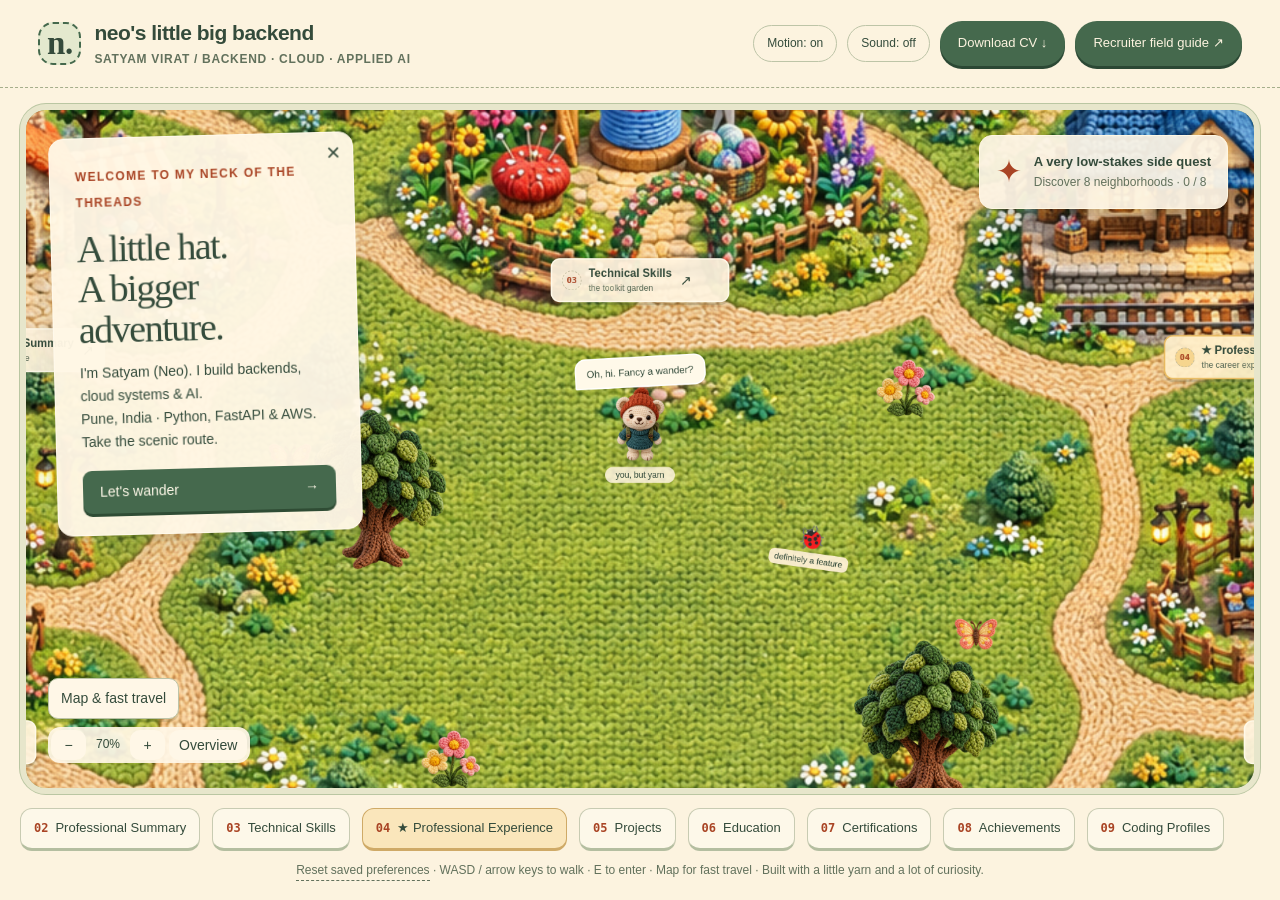
<file: index.html>
<!doctype html>
<html lang="en"><head><meta charset="utf-8"><meta name="viewport" content="width=device-width, initial-scale=1"><meta name="theme-color" content="#fcf3df"><meta name="description" content="Satyam Virat, Pune-based Software Engineer: Python, FastAPI, AWS, distributed systems and applied AI. Explore experience, CareerOS and a downloadable CV."><title>Satyam Virat | Backend & AI Engineer — Neo's Little Big Backend</title><link rel="icon" href="data:image/svg+xml,%3Csvg xmlns='http://www.w3.org/2000/svg' viewBox='0 0 32 32'%3E%3Crect width='32' height='32' rx='10' fill='%23f7ecd4'/%3E%3Cpath d='M9 23V9l14 14V9' stroke='%233b5940' stroke-width='4' fill='none'/%3E%3C/svg%3E"><link rel="stylesheet" href="style.css"><script src="content.js" defer></script><script src="world-config.js" defer></script><script src="lab.js" defer></script><script src="app.js" defer></script></head>
<body><header class="topbar"><a href="#" class="wordmark" aria-label="Neo's Little Big Backend home"><span class="monogram">n.</span><span>neo's little big backend<small>SATYAM VIRAT / BACKEND · CLOUD · APPLIED AI</small></span></a><div class="top-actions"><button id="motion" class="round-button" aria-pressed="false" title="Toggle gentle movement">Motion: on</button><button id="sound" class="round-button" aria-pressed="false">Sound: off</button><a class="recruiter" href="Satyam-Virat-CV.pdf" download>Download CV ↓</a><a class="recruiter" href="field-guide.html">Recruiter field guide ↗</a></div></header>
<main><div id="load-note" class="load-note" role="status">Opening the little storybook… <a href="field-guide.html">Read the field guide while it loads ↗</a></div><div class="game-frame"><div class="viewport" id="viewport" tabindex="0" role="region" aria-label="Explorable crochet village. Move with arrow keys or W A S D. Press E near a destination. Use the destination buttons below for direct access."><div class="scene" id="scene"><img class="world-art" src="world-expanded.png" alt="An expansive knitted countryside with eight separate neighborhoods, long meadow paths, a train station, library, workshop, pavilion, fairground and treehouse." draggable="false"><button class="place " data-travel="brief" style="left:600px;top:550px"><span class="place-icon">02</span><span>Professional Summary<small>the welcome cottage</small></span><b>↗</b></button><button class="place " data-travel="stack" style="left:1500px;top:450px"><span class="place-icon">03</span><span>Technical Skills<small>the toolkit garden</small></span><b>↗</b></button><button class="place featured" data-travel="experience" style="left:2400px;top:560px"><span class="place-icon">04</span><span>★ Professional Experience<small>the career express</small></span><b>↗</b></button><button class="place " data-travel="work" style="left:2490px;top:1110px"><span class="place-icon">05</span><span>Projects<small>the project workshop</small></span><b>↗</b></button><button class="place " data-travel="education" style="left:2400px;top:1640px"><span class="place-icon">06</span><span>Education<small>the learning library</small></span><b>↗</b></button><button class="place " data-travel="certifications" style="left:1500px;top:1730px"><span class="place-icon">07</span><span>Certifications<small>the badge pavilion</small></span><b>↗</b></button><button class="place " data-travel="achievements" style="left:600px;top:1630px"><span class="place-icon">08</span><span>Achievements<small>the small wins fair</small></span><b>↗</b></button><button class="place " data-travel="profiles" style="left:510px;top:1110px"><span class="place-icon">09</span><span>Coding Profiles<small>the coding clubhouse</small></span><b>↗</b></button><div class="scenery tree-sprite" style="left:1120px;top:870px" data-depth="870" aria-hidden="true"></div><div class="scenery tree-sprite" style="left:1910px;top:1200px" data-depth="1200" aria-hidden="true"></div><div class="scenery flower-sprite" style="left:1230px;top:1180px" aria-hidden="true"></div><div class="scenery flower-sprite" style="left:1880px;top:650px" aria-hidden="true"></div><div class="scenery butterfly-sprite" style="left:1000px;top:730px" aria-hidden="true"></div><div class="scenery butterfly-sprite second" style="left:1980px;top:980px" aria-hidden="true"></div><div class="scenery smoke-sprite" style="left:580px;top:190px" aria-hidden="true"></div><div class="scenery smoke-sprite second" style="left:2570px;top:720px" aria-hidden="true"></div><div id="player" class="player"><div class="speech" id="speech">Oh, hi. Fancy a wander?</div><img src="bear.png" alt="Your little knitted bear explorer" draggable="false"><span class="name-tag">you, but yarn</span></div><button class="bug" id="bug" aria-label="Talk to the resident bug"><span aria-hidden="true">🐞</span><small>definitely a feature</small></button><div id="destination" class="destination" aria-hidden="true"></div></div></div>
<div class="welcome" id="welcome"><span class="eyebrow">WELCOME TO MY NECK OF THE THREADS</span><h1>A little hat.<br>A bigger adventure.</h1><p>I'm Satyam (Neo). I build backends, cloud systems & AI.<br>Pune, India · Python, FastAPI & AWS. Take the scenic route.</p><p id="saved-sound" hidden>Music was on last time. Enable sound when you’re ready.</p><button id="wander">Let's wander <span>→</span></button><button class="welcome-close" id="welcome-close" aria-label="Dismiss welcome">×</button></div>
<div class="quest"><span class="quest-stamp">✦</span><div><strong>A very low-stakes side quest</strong><span id="quest-progress">Discover 8 neighborhoods · 0 / 8</span></div></div><div class="map-tools"><button id="toggle-map" aria-expanded="false" aria-controls="village-map">Map & fast travel</button><div class="zoom-controls" aria-label="World zoom"><button id="zoom-out" aria-label="Zoom out">−</button><span id="zoom-level">70%</span><button id="zoom-in" aria-label="Zoom in">+</button><button id="overview" aria-pressed="false">Overview</button></div></div><aside id="village-map" class="village-map" hidden aria-label="Village map"><div class="map-heading"><strong>Your pocket atlas</strong><button id="close-map" aria-label="Close map">×</button></div><p>Choose a stop to fast travel.</p><div class="map-picture"><img src="world-expanded.png" alt="Overview of the eight village neighborhoods"><button data-fast="brief" style="left:20.0%;top:28.75%" aria-label="Fast travel to Professional Summary">02</button><button data-fast="stack" style="left:50.0%;top:23.0%" aria-label="Fast travel to Technical Skills">03</button><button data-fast="experience" style="left:80.0%;top:29.25%" aria-label="Fast travel to Professional Experience">04</button><button data-fast="work" style="left:83.0%;top:56.25%" aria-label="Fast travel to Projects">05</button><button data-fast="education" style="left:80.0%;top:83.0%" aria-label="Fast travel to Education">06</button><button data-fast="certifications" style="left:50.0%;top:87.0%" aria-label="Fast travel to Certifications">07</button><button data-fast="achievements" style="left:20.0%;top:82.0%" aria-label="Fast travel to Achievements">08</button><button data-fast="profiles" style="left:17.0%;top:56.25%" aria-label="Fast travel to Coding Profiles">09</button><span id="map-player" aria-hidden="true"></span></div><div class="map-list"><button data-fast="brief"><span>02</span> Professional Summary</button><button data-fast="stack"><span>03</span> Technical Skills</button><button data-fast="experience"><span>04</span> Professional Experience</button><button data-fast="work"><span>05</span> Projects</button><button data-fast="education"><span>06</span> Education</button><button data-fast="certifications"><span>07</span> Certifications</button><button data-fast="achievements"><span>08</span> Achievements</button><button data-fast="profiles"><span>09</span> Coding Profiles</button></div></aside><div class="world-caption">HANDMADE WORLD / NO RUSH WHATSOEVER</div><button id="interact" class="interact" hidden>Explore this place <kbd>E</kbd></button><div class="dpad" aria-label="Movement controls"><button data-dir="up" aria-label="Walk up">↑</button><button data-dir="left" aria-label="Walk left">←</button><button data-dir="down" aria-label="Walk down">↓</button><button data-dir="right" aria-label="Walk right">→</button></div></div>
<nav class="dock" aria-label="Portfolio sections"><button data-open="brief" ><span>02</span>Professional Summary</button><button data-open="stack" ><span>03</span>Technical Skills</button><button data-open="experience" class=featured><span>04</span>★ Professional Experience</button><button data-open="work" ><span>05</span>Projects</button><button data-open="education" ><span>06</span>Education</button><button data-open="certifications" ><span>07</span>Certifications</button><button data-open="achievements" ><span>08</span>Achievements</button><button data-open="profiles" ><span>09</span>Coding Profiles</button></nav><p class="draft-note"><button id="reset-preferences">Reset saved preferences</button> · WASD / arrow keys to walk · E to enter · Map for fast travel · Built with a little yarn and a lot of curiosity.</p></main>
<dialog id="journal" aria-labelledby="journal-title"><div class="journal-head"><div><span class="eyebrow" id="journal-eyebrow">FIELD NOTES</span><h2 id="journal-title">The project workshop</h2></div><button id="close-journal" aria-label="Close and return to village">×</button></div><div class="journal-content" id="journal-content"></div><div class="journal-foot"><span id="journal-footer">A little less mystery. A little more engineering.</span><button id="back-to-world">Back to wandering ↗</button></div></dialog><span class="sr-only" id="found">0 / 8</span><div id="announcement" class="sr-only" aria-live="polite"></div><noscript><div class="no-js">Satyam Virat · Backend, cloud &amp; applied AI engineer in Pune. Experience: ORVERA AI, 1SILVERBULLET and Coding Ninjas. <a href="field-guide.html">Read the full portfolio</a> or <a href="Satyam-Virat-CV.pdf">download my CV</a>.</div></noscript></body></html>
</file>
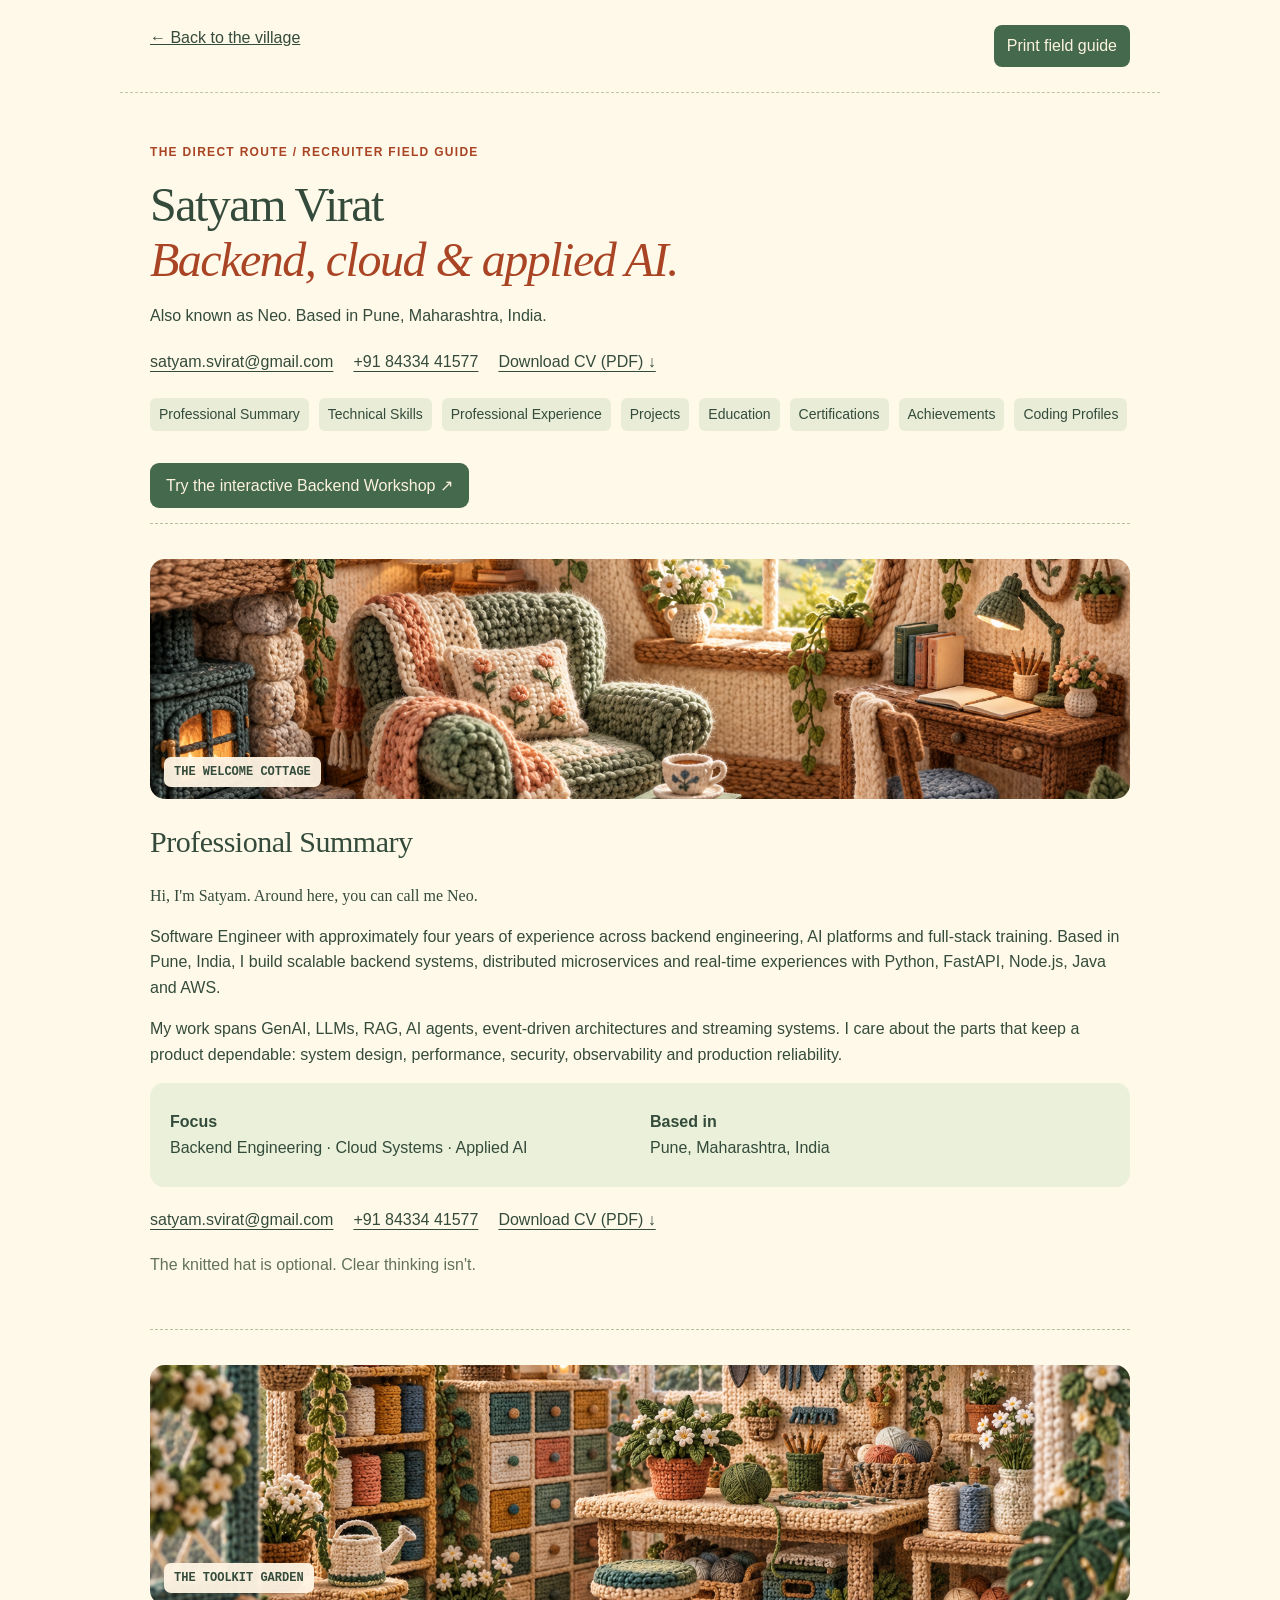
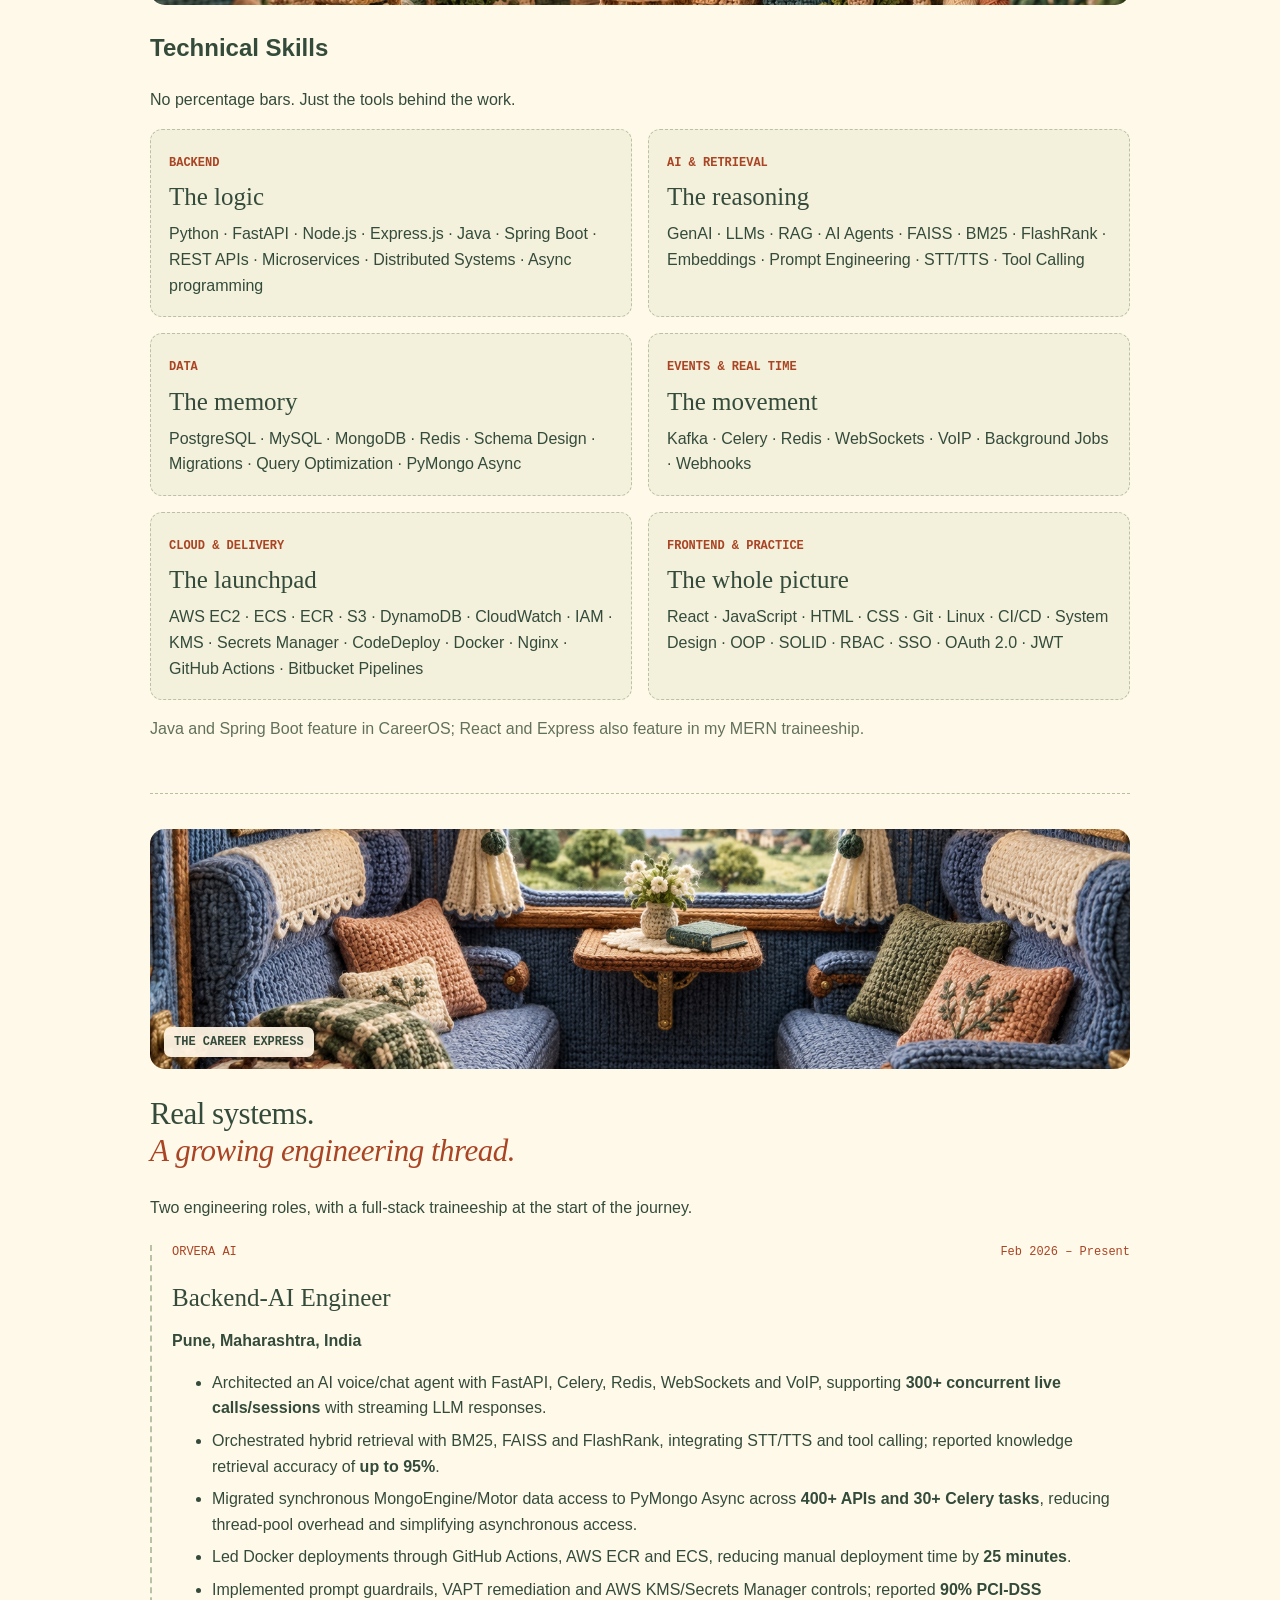
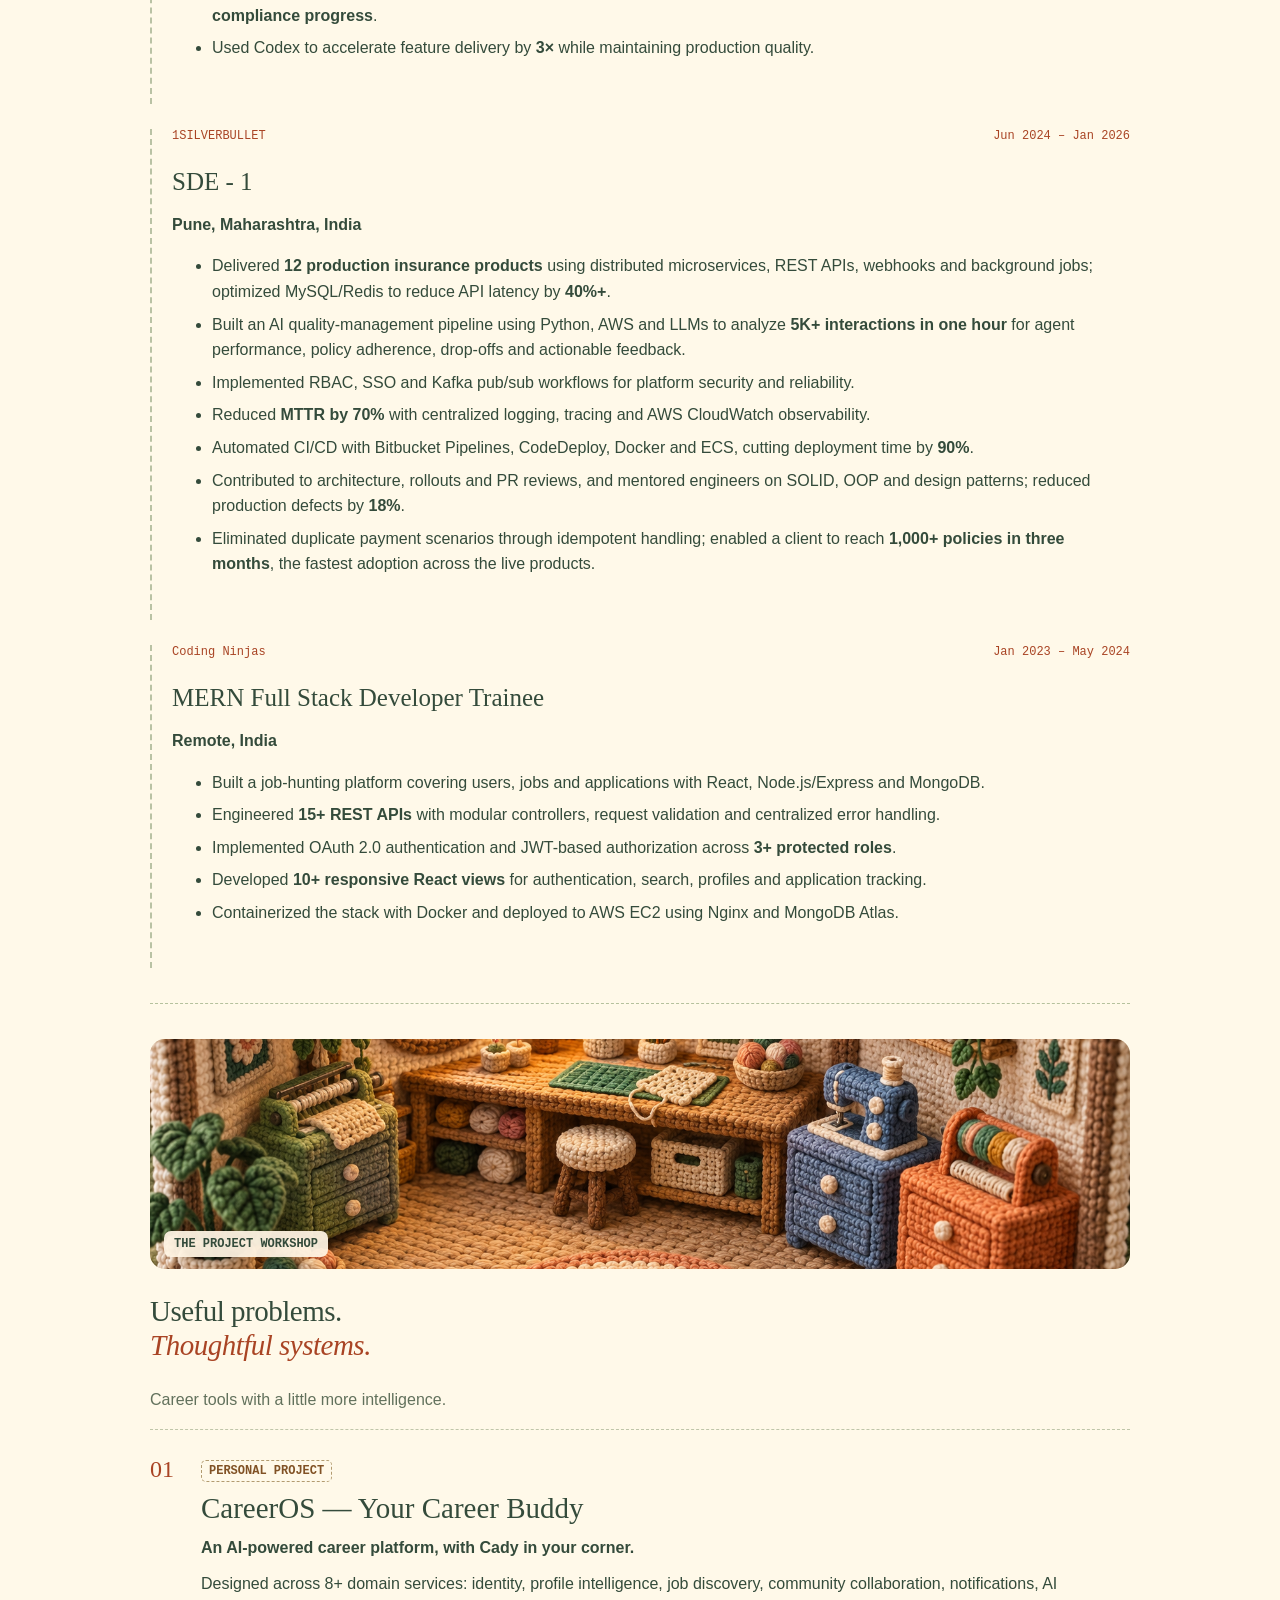
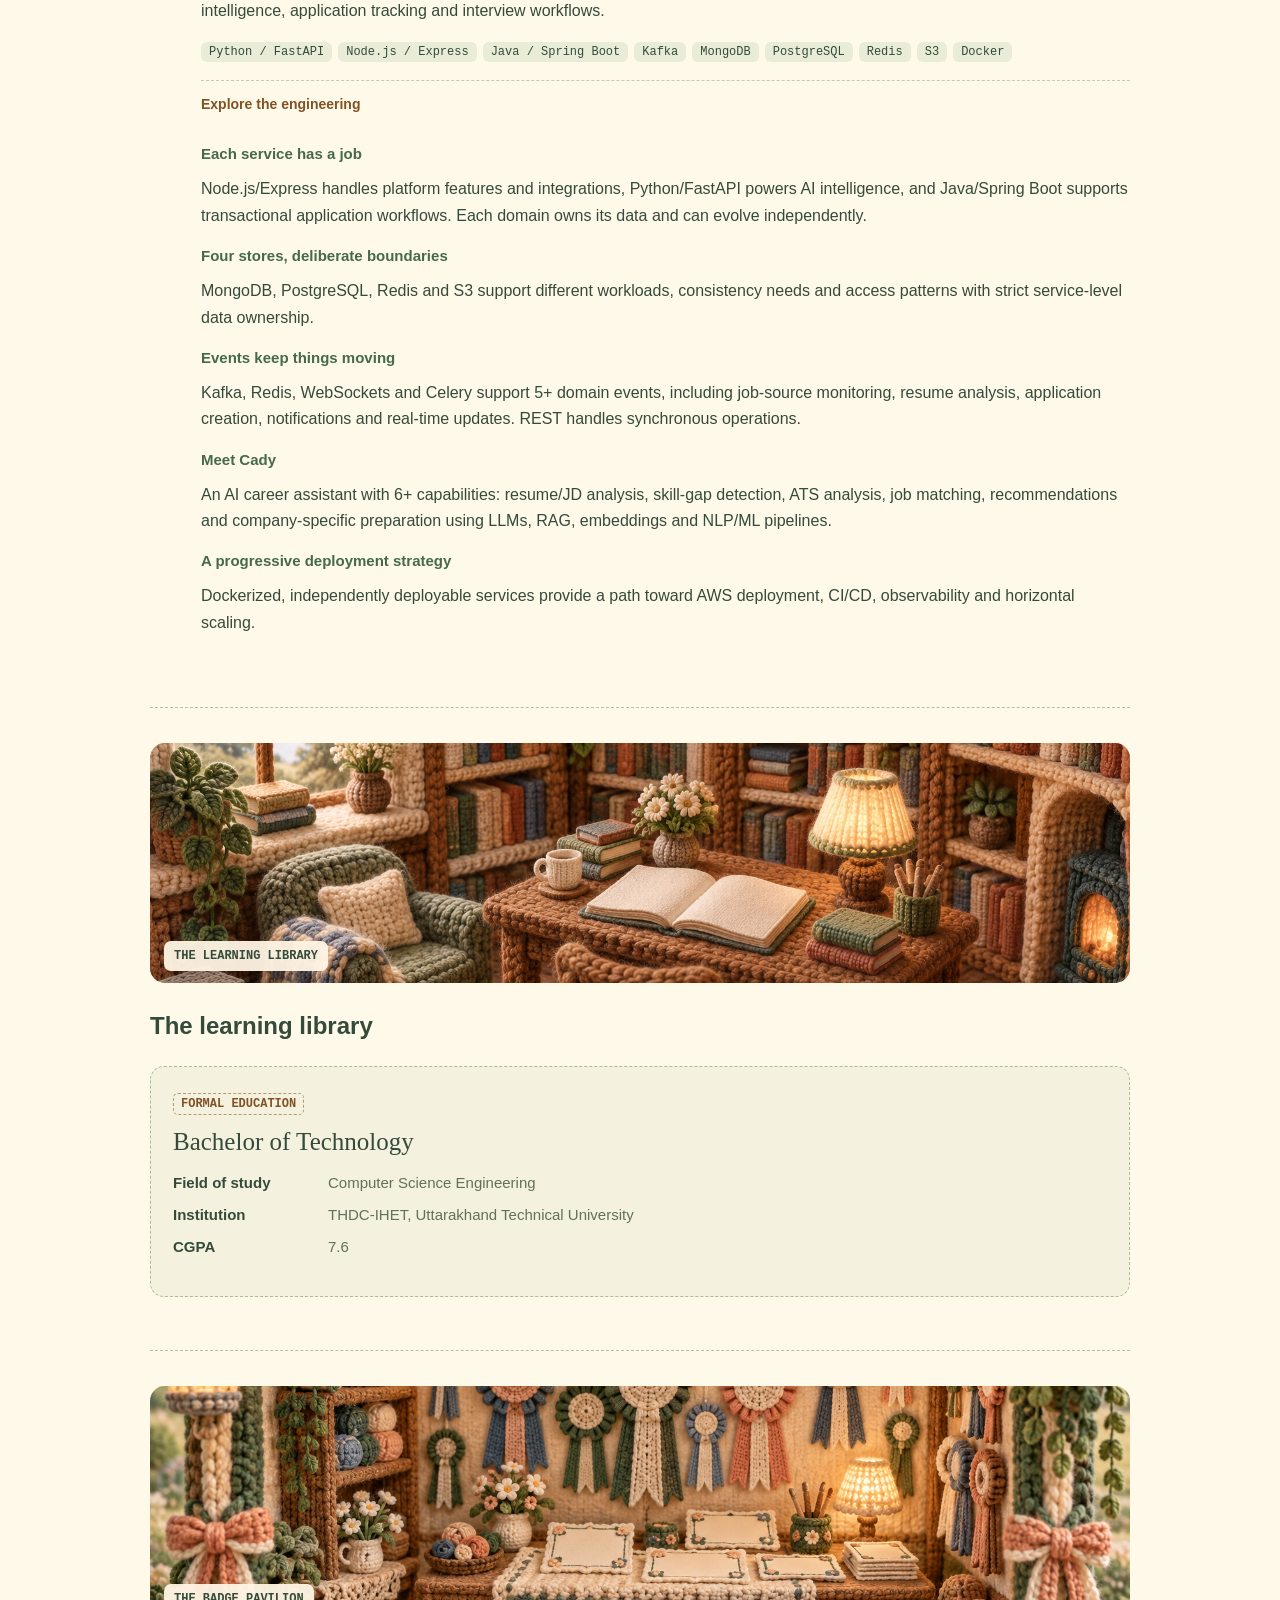
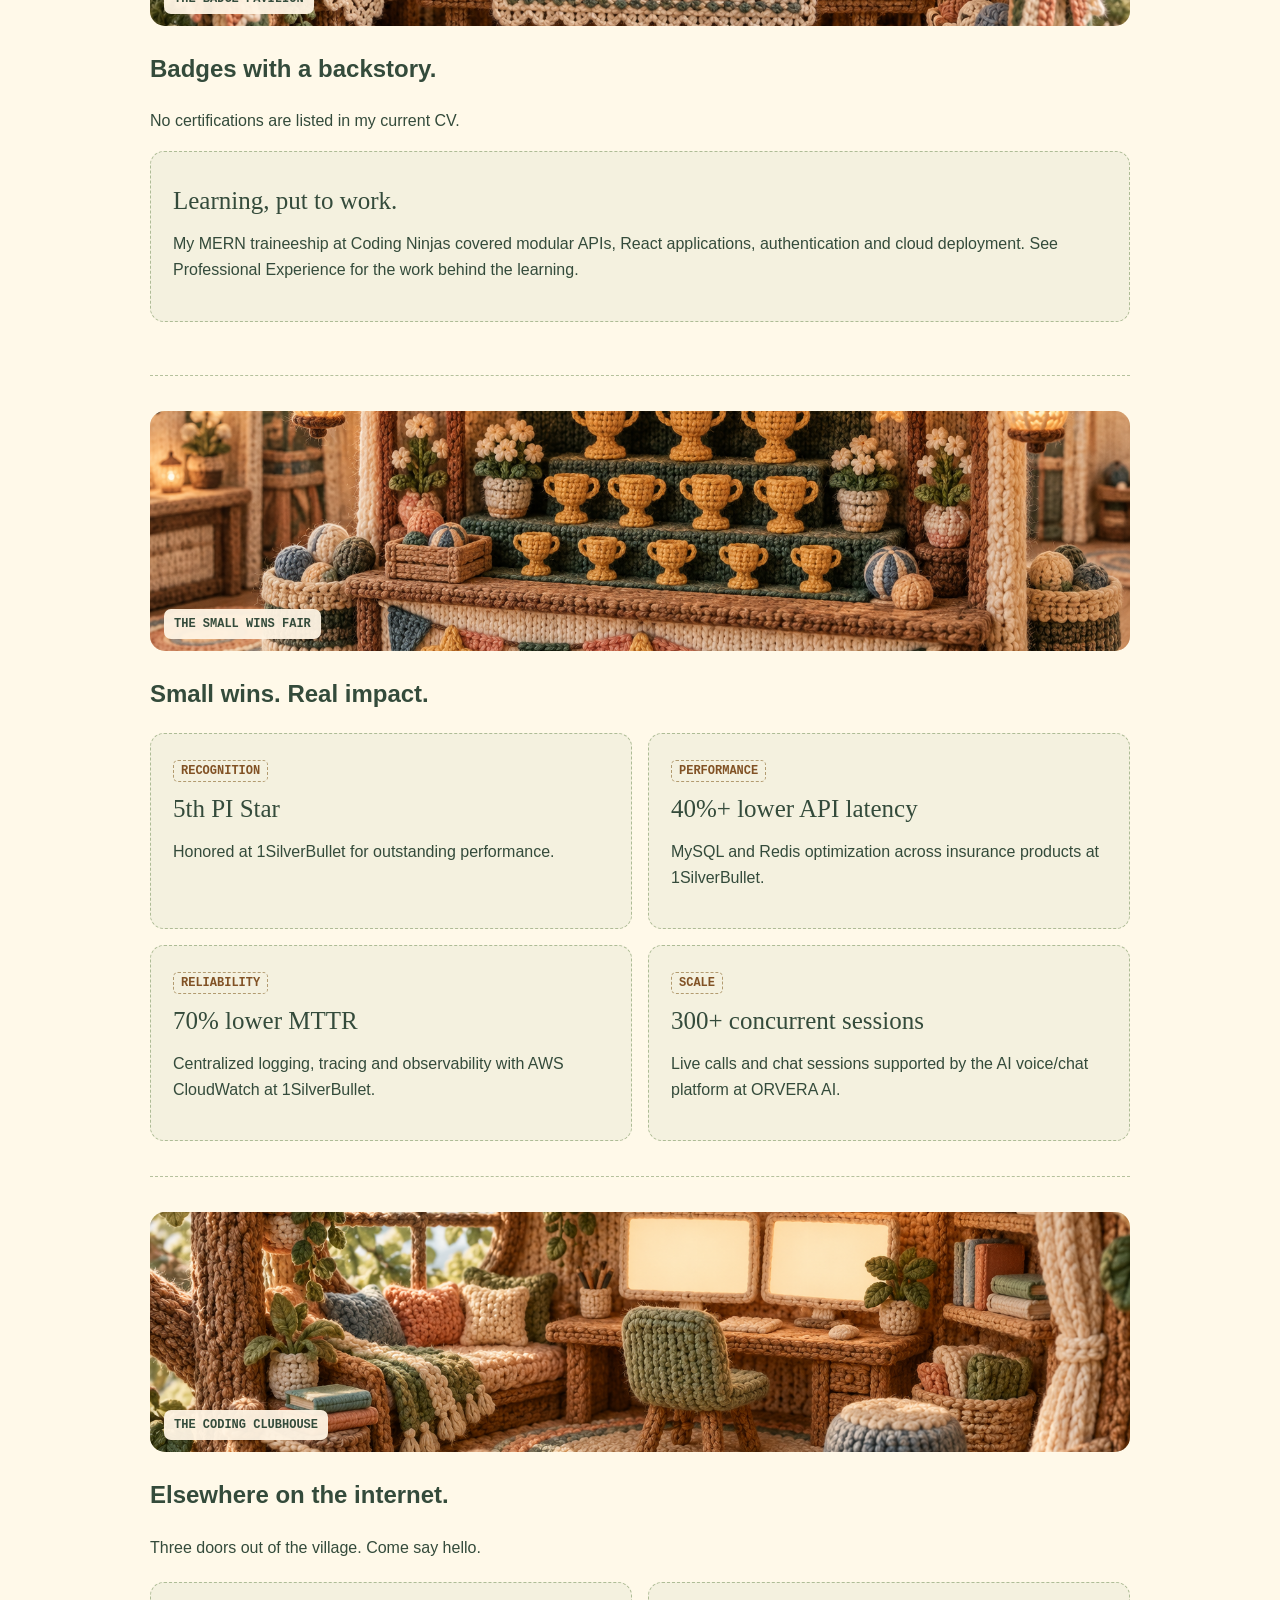
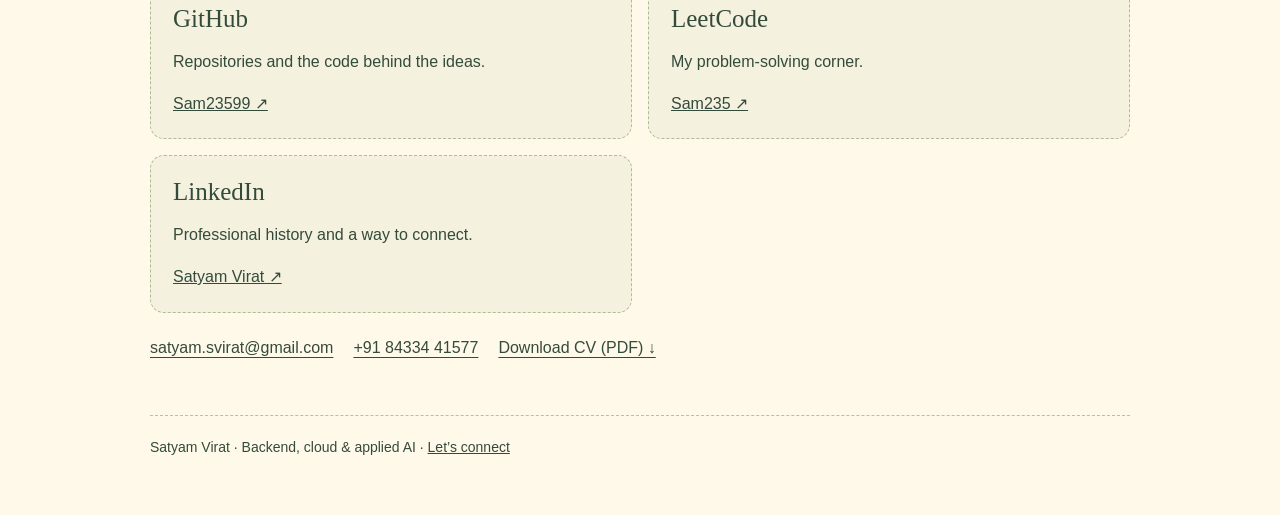
<file: field-guide.html>
<!doctype html><html lang="en"><head><meta charset="utf-8"><meta name="viewport" content="width=device-width, initial-scale=1"><title>Satyam Virat — Recruiter Field Guide</title><meta name="description" content="Satyam Virat: backend and AI engineering experience at ORVERA AI and 1SILVERBULLET, CareerOS, skills, education and contact information."><link rel="stylesheet" href="style.css"></head><body class="field-guide"><header class="guide-header"><a href="index.html">← Back to the village</a><button id="print-guide" type="button">Print field guide</button></header><main class="guide-page"><p class="eyebrow">THE DIRECT ROUTE / RECRUITER FIELD GUIDE</p><h1>Satyam Virat<br><em>Backend, cloud &amp; applied AI.</em></h1><p>Also known as Neo. Based in Pune, Maharashtra, India.</p><div class="contact-links"><a href="mailto:satyam.svirat@gmail.com">satyam.svirat@gmail.com</a><a href="tel:+918433441577">+91 84334 41577</a><a href="Satyam-Virat-CV.pdf" download>Download CV (PDF) ↓</a></div><nav aria-label="Field guide chapters"><a href="#brief">Professional Summary</a><a href="#stack">Technical Skills</a><a href="#experience">Professional Experience</a><a href="#work">Projects</a><a href="#education">Education</a><a href="#certifications">Certifications</a><a href="#achievements">Achievements</a><a href="#profiles">Coding Profiles</a></nav><a class="guide-link" href="index.html#demo">Try the interactive Backend Workshop ↗</a><article id="brief" class="guide-chapter"><figure class="section-scene"><img src="scene-brief.png" alt="A cozy knitted sitting room with an armchair, writing desk and tea." width="1536" height="1024" loading="lazy" decoding="async"><figcaption>THE WELCOME COTTAGE</figcaption></figure><section class="short"><h2>Professional Summary</h2><p class="intro-copy">Hi, I'm Satyam. Around here, you can call me Neo.</p><p>Software Engineer with approximately four years of experience across backend engineering, AI platforms and full-stack training. Based in Pune, India, I build scalable backend systems, distributed microservices and real-time experiences with Python, FastAPI, Node.js, Java and AWS.</p><p>My work spans GenAI, LLMs, RAG, AI agents, event-driven architectures and streaming systems. I care about the parts that keep a product dependable: system design, performance, security, observability and production reliability.</p><div class="summary-facts"><p><strong>Focus</strong><br>Backend Engineering · Cloud Systems · Applied AI</p><p><strong>Based in</strong><br>Pune, Maharashtra, India</p></div><div class="contact-links"><a href="mailto:satyam.svirat@gmail.com">satyam.svirat@gmail.com</a><a href="tel:+918433441577">+91 84334 41577</a><a href="Satyam-Virat-CV.pdf" download>Download CV (PDF) ↓</a></div><p class="muted">The knitted hat is optional. Clear thinking isn't.</p></section></article><article id="stack" class="guide-chapter"><figure class="section-scene"><img src="scene-stack.png" alt="A knitted greenhouse filled with yarn spools, tools and green plants." width="1536" height="1024" loading="lazy" decoding="async"><figcaption>THE TOOLKIT GARDEN</figcaption></figure><section class="section"><h2>Technical Skills</h2><p>No percentage bars. Just the tools behind the work.</p><div class="toolkit"><article><span>BACKEND</span><h3>The logic</h3><p>Python · FastAPI · Node.js · Express.js · Java · Spring Boot · REST APIs · Microservices · Distributed Systems · Async programming</p></article><article><span>AI & RETRIEVAL</span><h3>The reasoning</h3><p>GenAI · LLMs · RAG · AI Agents · FAISS · BM25 · FlashRank · Embeddings · Prompt Engineering · STT/TTS · Tool Calling</p></article><article><span>DATA</span><h3>The memory</h3><p>PostgreSQL · MySQL · MongoDB · Redis · Schema Design · Migrations · Query Optimization · PyMongo Async</p></article><article><span>EVENTS & REAL TIME</span><h3>The movement</h3><p>Kafka · Celery · Redis · WebSockets · VoIP · Background Jobs · Webhooks</p></article><article><span>CLOUD & DELIVERY</span><h3>The launchpad</h3><p>AWS EC2 · ECS · ECR · S3 · DynamoDB · CloudWatch · IAM · KMS · Secrets Manager · CodeDeploy · Docker · Nginx · GitHub Actions · Bitbucket Pipelines</p></article><article><span>FRONTEND & PRACTICE</span><h3>The whole picture</h3><p>React · JavaScript · HTML · CSS · Git · Linux · CI/CD · System Design · OOP · SOLID · RBAC · SSO · OAuth 2.0 · JWT</p></article></div><p class="muted">Java and Spring Boot feature in CareerOS; React and Express also feature in my MERN traineeship.</p></section></article><article id="experience" class="guide-chapter"><figure class="section-scene"><img src="scene-experience.png" alt="Inside a vintage knitted train carriage overlooking the countryside." width="1536" height="1024" loading="lazy" decoding="async"><figcaption>THE CAREER EXPRESS</figcaption></figure><section class="section experience"><div><p class="eyebrow">THE CAREER EXPRESS</p><h2>Real systems.<br><em>A growing engineering thread.</em></h2><p>Two engineering roles, with a full-stack traineeship at the start of the journey.</p></div><div class="timeline"><article><div class="timeline-meta"><span>ORVERA AI</span><span>Feb 2026 – Present</span></div><h3>Backend-AI Engineer</h3><p class="company">Pune, Maharashtra, India</p><ul><li>Architected an AI voice/chat agent with FastAPI, Celery, Redis, WebSockets and VoIP, supporting <strong>300+ concurrent live calls/sessions</strong> with streaming LLM responses.</li><li>Orchestrated hybrid retrieval with BM25, FAISS and FlashRank, integrating STT/TTS and tool calling; reported knowledge retrieval accuracy of <strong>up to 95%</strong>.</li><li>Migrated synchronous MongoEngine/Motor data access to PyMongo Async across <strong>400+ APIs and 30+ Celery tasks</strong>, reducing thread-pool overhead and simplifying asynchronous access.</li><li>Led Docker deployments through GitHub Actions, AWS ECR and ECS, reducing manual deployment time by <strong>25 minutes</strong>.</li><li>Implemented prompt guardrails, VAPT remediation and AWS KMS/Secrets Manager controls; reported <strong>90% PCI-DSS compliance progress</strong>.</li><li>Used Codex to accelerate feature delivery by <strong>3×</strong> while maintaining production quality.</li></ul></article><article><div class="timeline-meta"><span>1SILVERBULLET</span><span>Jun 2024 – Jan 2026</span></div><h3>SDE - 1</h3><p class="company">Pune, Maharashtra, India</p><ul><li>Delivered <strong>12 production insurance products</strong> using distributed microservices, REST APIs, webhooks and background jobs; optimized MySQL/Redis to reduce API latency by <strong>40%+</strong>.</li><li>Built an AI quality-management pipeline using Python, AWS and LLMs to analyze <strong>5K+ interactions in one hour</strong> for agent performance, policy adherence, drop-offs and actionable feedback.</li><li>Implemented RBAC, SSO and Kafka pub/sub workflows for platform security and reliability.</li><li>Reduced <strong>MTTR by 70%</strong> with centralized logging, tracing and AWS CloudWatch observability.</li><li>Automated CI/CD with Bitbucket Pipelines, CodeDeploy, Docker and ECS, cutting deployment time by <strong>90%</strong>.</li><li>Contributed to architecture, rollouts and PR reviews, and mentored engineers on SOLID, OOP and design patterns; reduced production defects by <strong>18%</strong>.</li><li>Eliminated duplicate payment scenarios through idempotent handling; enabled a client to reach <strong>1,000+ policies in three months</strong>, the fastest adoption across the live products.</li></ul></article><article><div class="timeline-meta"><span>Coding Ninjas</span><span>Jan 2023 – May 2024</span></div><h3>MERN Full Stack Developer Trainee</h3><p class="company">Remote, India</p><ul><li>Built a job-hunting platform covering users, jobs and applications with React, Node.js/Express and MongoDB.</li><li>Engineered <strong>15+ REST APIs</strong> with modular controllers, request validation and centralized error handling.</li><li>Implemented OAuth 2.0 authentication and JWT-based authorization across <strong>3+ protected roles</strong>.</li><li>Developed <strong>10+ responsive React views</strong> for authentication, search, profiles and application tracking.</li><li>Containerized the stack with Docker and deployed to AWS EC2 using Nginx and MongoDB Atlas.</li></ul></article></div></section></article><article id="work" class="guide-chapter"><div class="workshop-room"><img src="workshop-room.png" alt="A cozy knitted workshop" loading="lazy"><span>THE PROJECT WORKSHOP</span></div><section class="section"><div class="section-heading"><div><p class="eyebrow">THE PROJECT WORKSHOP</p><h2>Useful problems.<br><em>Thoughtful systems.</em></h2></div><p>Career tools with a little more intelligence.</p></div><article class="project"><div class="project-number">01<span>AI / MICROSERVICES</span></div><div class="project-main"><span class="status">PERSONAL PROJECT</span><h3>CareerOS — Your Career Buddy</h3><p class="project-sub">An AI-powered career platform, with Cady in your corner.</p><p>Designed across 8+ domain services: identity, profile intelligence, job discovery, community collaboration, notifications, AI intelligence, application tracking and interview workflows.</p><div class="tags"><span>Python / FastAPI</span><span>Node.js / Express</span><span>Java / Spring Boot</span><span>Kafka</span><span>MongoDB</span><span>PostgreSQL</span><span>Redis</span><span>S3</span><span>Docker</span></div><details open><summary>Explore the engineering</summary><div class="brief-content"><h4>Each service has a job</h4><p>Node.js/Express handles platform features and integrations, Python/FastAPI powers AI intelligence, and Java/Spring Boot supports transactional application workflows. Each domain owns its data and can evolve independently.</p><h4>Four stores, deliberate boundaries</h4><p>MongoDB, PostgreSQL, Redis and S3 support different workloads, consistency needs and access patterns with strict service-level data ownership.</p><h4>Events keep things moving</h4><p>Kafka, Redis, WebSockets and Celery support 5+ domain events, including job-source monitoring, resume analysis, application creation, notifications and real-time updates. REST handles synchronous operations.</p><h4>Meet Cady</h4><p>An AI career assistant with 6+ capabilities: resume/JD analysis, skill-gap detection, ATS analysis, job matching, recommendations and company-specific preparation using LLMs, RAG, embeddings and NLP/ML pipelines.</p><h4>A progressive deployment strategy</h4><p>Dockerized, independently deployable services provide a path toward AWS deployment, CI/CD, observability and horizontal scaling.</p></div></details></div><div class="project-side"><span>THE IDEA</span><blockquote>A career buddy.<br><em>With a systems brain.</em></blockquote><p>From profile intelligence to interview preparation.</p></div></article></section></article><article id="education" class="guide-chapter"><figure class="section-scene"><img src="scene-education.png" alt="A cozy crochet library with bookshelves, an open book and a reading lamp." width="1536" height="1024" loading="lazy" decoding="async"><figcaption>THE LEARNING LIBRARY</figcaption></figure><section><h2>The learning library</h2><article class="record-card"><span class="status">FORMAL EDUCATION</span><h3>Bachelor of Technology</h3><dl><dt>Field of study</dt><dd>Computer Science Engineering</dd><dt>Institution</dt><dd>THDC-IHET, Uttarakhand Technical University</dd><dt>CGPA</dt><dd>7.6</dd></dl></article></section></article><article id="certifications" class="guide-chapter"><figure class="section-scene"><img src="scene-certifications.png" alt="A decorative knitted pavilion with ribbon rosettes and blank certificate props." width="1536" height="1024" loading="lazy" decoding="async"><figcaption>THE BADGE PAVILION</figcaption></figure><section><h2>Badges with a backstory.</h2><p>No certifications are listed in my current CV.</p><article class="record-card"><h3>Learning, put to work.</h3><p>My MERN traineeship at Coding Ninjas covered modular APIs, React applications, authentication and cloud deployment. See Professional Experience for the work behind the learning.</p></article></section></article><article id="achievements" class="guide-chapter"><figure class="section-scene"><img src="scene-achievements.png" alt="A knitted fairground booth decorated with toy trophy cups and bunting." width="1536" height="1024" loading="lazy" decoding="async"><figcaption>THE SMALL WINS FAIR</figcaption></figure><section><h2>Small wins. Real impact.</h2><div class="record-grid"><article class="record-card"><span class="status">RECOGNITION</span><h3>5th PI Star</h3><p>Honored at 1SilverBullet for outstanding performance.</p></article><article class="record-card"><span class="status">PERFORMANCE</span><h3>40%+ lower API latency</h3><p>MySQL and Redis optimization across insurance products at 1SilverBullet.</p></article><article class="record-card"><span class="status">RELIABILITY</span><h3>70% lower MTTR</h3><p>Centralized logging, tracing and observability with AWS CloudWatch at 1SilverBullet.</p></article><article class="record-card"><span class="status">SCALE</span><h3>300+ concurrent sessions</h3><p>Live calls and chat sessions supported by the AI voice/chat platform at ORVERA AI.</p></article></div></section></article><article id="profiles" class="guide-chapter"><figure class="section-scene"><img src="scene-profiles.png" alt="A crochet treehouse desk with monitors, books and a leafy window." width="1536" height="1024" loading="lazy" decoding="async"><figcaption>THE CODING CLUBHOUSE</figcaption></figure><section><h2>Elsewhere on the internet.</h2><p>Three doors out of the village. Come say hello.</p><div class="profile-grid"><article class="record-card"><h3>GitHub</h3><p>Repositories and the code behind the ideas.</p><a href="https://github.com/Sam23599" target="_blank" rel="noopener noreferrer">Sam23599 ↗</a></article><article class="record-card"><h3>LeetCode</h3><p>My problem-solving corner.</p><a href="https://leetcode.com/Sam235" target="_blank" rel="noopener noreferrer">Sam235 ↗</a></article><article class="record-card"><h3>LinkedIn</h3><p>Professional history and a way to connect.</p><a href="https://www.linkedin.com/in/satyam-virat" target="_blank" rel="noopener noreferrer">Satyam Virat ↗</a></article></div><div class="contact-links"><a href="mailto:satyam.svirat@gmail.com">satyam.svirat@gmail.com</a><a href="tel:+918433441577">+91 84334 41577</a><a href="Satyam-Virat-CV.pdf" download>Download CV (PDF) ↓</a></div></section></article><footer>Satyam Virat · Backend, cloud &amp; applied AI · <a href="mailto:satyam.svirat@gmail.com">Let’s connect</a></footer></main><script src="guide.js"></script></body></html>
</file>
<file: style.css>
:root{--paper:#fcf3df;--ink:#344b3b;--muted:#62715c;--orange:#a94424;--line:#c8c9ad;--green:#45694d;--shadow:0 7px 0 #33412b14,0 15px 35px #283d3020}*{box-sizing:border-box}body{margin:0;background:var(--paper);color:var(--ink);font:16px/1.6 'Trebuchet MS',Arial,sans-serif}button,a{-webkit-tap-highlight-color:transparent}button{font:inherit;cursor:pointer;color:inherit}button:focus-visible,a:focus-visible,.viewport:focus-visible,summary:focus-visible{outline:3px solid #a94424;outline-offset:4px}button{touch-action:manipulation}a{color:inherit}.topbar{height:88px;display:flex;justify-content:space-between;align-items:center;gap:20px;padding:0 3%;border-bottom:1px dashed #a5ae8b}.wordmark{display:flex;gap:13px;align-items:center;text-decoration:none;font-size:21px;font-weight:bold;line-height:1.2;letter-spacing:-.5px}.wordmark small{display:block;font-size:12px;letter-spacing:1.5px;margin-top:7px;color:var(--muted)}.monogram{width:43px;height:43px;display:grid;place-items:center;border:2px dashed var(--green);border-radius:15px;font:bold 33px Georgia,serif;background:#e4e9ce}.top-actions{display:flex;gap:10px;align-items:center}.round-button{border:1px solid #bdc4a7;border-radius:20px;background:transparent;font-size:12px;padding:8px 13px}.round-button:hover{background:#e8e9d2}.recruiter{border:0;border-radius:22px;padding:12px 18px;background:var(--green);color:var(--paper);font-size:13px;box-shadow:0 3px 0 #2b4834}.game-frame{position:relative;margin:16px 20px 0;border:6px solid #e7e6cb;border-radius:26px;overflow:hidden;background:#a2b576;box-shadow:0 0 0 1px #bac6a2}.viewport{position:relative;height:calc(100dvh - 218px);min-height:510px;max-height:1100px;overflow:hidden;outline-offset:-5px!important;touch-action:none;cursor:crosshair}.scene{position:absolute;width:1500px;height:1000px;transform-origin:0 0;will-change:transform}.world-art{display:block;width:100%;height:100%;object-fit:fill;pointer-events:none;user-select:none}.welcome{position:absolute;top:25px;left:27px;width:300px;border-radius:15px;background:#fff7e5f5;border:1px solid #fff9eb;padding:24px 25px 21px;box-shadow:var(--shadow);transform:rotate(-1.5deg)}.eyebrow{font-size:12px;font-weight:bold;letter-spacing:1.3px;color:var(--orange)}h1{font:normal 43px/1.06 Georgia,serif;letter-spacing:-1.5px;margin:15px 0 12px}.welcome p{font-size:14px;line-height:1.65;margin:0 0 17px}.welcome>button:first-of-type{background:var(--green);color:#fff9e9;border:none;border-radius:9px;box-shadow:0 3px 0 #2f4c34;padding:10px 17px;font-size:14px;width:100%;display:flex;justify-content:space-between}.welcome-close{position:absolute;right:7px;top:3px;border:0;background:none;font-size:24px;line-height:1;padding:5px}.welcome.hidden{display:none}.quest{position:absolute;top:25px;right:26px;background:#fcf5e6ef;border-radius:13px;padding:11px 16px;display:flex;gap:12px;align-items:center;box-shadow:var(--shadow);border:1px solid #fff7e3;pointer-events:none}.quest-stamp{font-size:31px;color:var(--orange)}.quest strong{display:block;font-size:13px}.quest div>span{display:block;font-size:12px;color:var(--muted)}.world-caption{position:absolute;bottom:16px;left:23px;color:#fffef0;text-shadow:0 1px 4px #263a25;font:bold 12px monospace;letter-spacing:1.5px;pointer-events:none}.place{position:absolute;transform:translate(-50%,-50%);background:#fff5dfed;border:2px solid #fffaea;border-radius:13px;box-shadow:0 4px 0 #46513e30,0 8px 20px #3d4b3429;display:flex;align-items:center;gap:10px;padding:10px 14px;line-height:1.3;white-space:nowrap;text-align:left;transition:background .15s,box-shadow .15s;z-index:3}.place:hover,.place.near{background:#fffbe9;box-shadow:0 0 0 4px #fcf2db80,0 8px 25px #3d4b3433}.place-icon{font:bold 12px monospace;display:grid;place-items:center;width:28px;height:28px;flex-shrink:0;border:1px dashed #b7b394;border-radius:50%;color:var(--orange)}.place>span:nth-child(2){font-size:16px;font-weight:bold}.place small{display:block;font-size:12px;font-weight:normal;margin-top:3px;color:var(--muted)}.place b{font-size:20px;font-weight:normal;margin-left:2px}.workshop{left:26%;top:35%}.station{left:75%;top:32%}.garden{left:76%;top:83%}.cottage{left:24%;top:82%}.player{position:absolute;left:750px;top:570px;width:100px;transform:translate(-50%,-86%);z-index:5;pointer-events:none;will-change:left,top}.player img{width:100%;height:114px;object-fit:contain;display:block;filter:drop-shadow(0 8px 4px #34452c45);transform-origin:center bottom}.player.walking img{animation:waddle .24s infinite alternate}.player.facing-left img{scale:-1 1}.speech{position:absolute;bottom:137px;left:50%;transform:translateX(-50%) rotate(-3deg);background:#fff9e9;border:2px solid white;border-radius:16px 16px 16px 3px;padding:9px 15px;box-shadow:0 5px 12px #34452c24;white-space:nowrap;font-size:14px;max-width:340px;text-align:center}.name-tag{display:block;text-align:center;font-size:12px;background:#fff5e0db;border-radius:20px;padding:2px 6px;white-space:nowrap;margin-top:4px}.bug{position:absolute;left:59%;top:64%;border:0;background:none;transform:rotate(8deg);z-index:4;line-height:1;display:flex;flex-direction:column;align-items:center}.bug>span{font-size:33px;filter:drop-shadow(0 3px 3px #294b3330)}.bug small{font-size:12px;display:block;background:#fff2d7ed;padding:5px 8px;border-radius:8px;margin-top:5px}.destination{position:absolute;border:3px dashed #fffbe6;width:32px;height:16px;border-radius:50%;transform:translate(-50%,-50%);display:none;pointer-events:none;z-index:2}.interact{position:absolute;bottom:30px;left:50%;transform:translateX(-50%);padding:11px 18px;background:var(--paper);border:2px solid white;border-radius:15px;box-shadow:var(--shadow);font-size:14px;z-index:7}.interact[hidden]{display:none}kbd{font:12px monospace;display:inline-block;border:1px solid #9da98c;border-bottom:3px solid #9da98c;border-radius:4px;padding:0 5px;margin-left:10px}.dpad{position:absolute;bottom:28px;right:22px;display:none;grid-template-columns:repeat(3,42px);grid-template-rows:repeat(2,42px);gap:4px;z-index:7}.dpad button{background:#fff5e4e8;border:2px solid #fff7e5;border-radius:12px;font-size:23px;touch-action:none;box-shadow:0 3px 0 #384e3130}.dpad button:first-child{grid-column:2}.dpad button:nth-child(2){grid-column:1;grid-row:2}.dpad button:nth-child(3){grid-column:2;grid-row:2}.dpad button:nth-child(4){grid-column:3;grid-row:2}.dock{display:flex;align-items:center;justify-content:center;gap:12px;padding:14px 25px 0;max-width:1500px;margin:auto}.dock button{background:#fdf8e9;border:1px solid #c8cbb2;border-bottom:3px solid #b4bea0;border-radius:12px;padding:9px 17px;white-space:nowrap;font-size:14px;transition:translate .15s}.dock button:hover{translate:0 -3px;background:#fffdf0}.dock button.visited{background:#e2ead3}.dock button>span{font:bold 12px monospace;color:var(--orange);padding-right:7px}.controls-hint{margin-right:auto;font:12px monospace}.controls-hint small{display:block;font:12px 'Trebuchet MS',sans-serif;margin-top:3px;color:var(--muted)}.pocket{margin-left:auto;line-height:1.2;text-align:right}.pocket>span{font:bold 16px Georgia,serif}.pocket small{display:block;font-size:12px;margin-top:4px}.draft-note{text-align:center;font-size:12px;color:var(--muted);margin:11px 0}.sr-only{position:absolute;width:1px;height:1px;margin:-1px;padding:0;overflow:hidden;clip:rect(0,0,0,0);white-space:nowrap;border:0}dialog{padding:0;border:3px solid #e0d9bb;background:#fff9e9;color:var(--ink);border-radius:24px;width:min(900px,94vw);max-height:88dvh;box-shadow:0 20px 100px #20302660;overflow:auto}dialog::backdrop{background:#23382775;backdrop-filter:blur(5px)}.journal-head{position:sticky;top:0;background:#fff9e9;z-index:2;padding:24px 32px 20px;display:flex;align-items:center;justify-content:space-between;border-bottom:2px dashed #c5c6a9}.journal-head h2{font:normal 31px/1.2 Georgia,serif;margin:6px 0 0}.journal-head button{border:1px solid #c3c8a9;width:37px;height:37px;border-radius:50%;font-size:24px;background:#f0efd8;flex-shrink:0}.journal-content{padding:24px 32px}.journal-foot{padding:17px 32px;display:flex;justify-content:space-between;gap:20px;align-items:center;background:#ecefdc;border-top:1px dashed #c5c6a9}.journal-foot span{font-size:12px}.journal-foot button{background:var(--green);color:var(--paper);border:0;padding:9px 14px;border-radius:9px;font-size:13px;white-space:nowrap}.section-heading h2,.experience h2,.short h2{font:normal 31px/1.2 Georgia,serif;letter-spacing:-.5px}.section-heading .eyebrow,.experience .eyebrow,.short>.eyebrow{display:none}em{color:var(--orange);font-family:Georgia,serif;font-weight:normal}.section-heading>p,.muted{color:var(--muted);font-size:15px}.project{border-top:1px dashed #bfc6a9;display:grid;grid-template-columns:35px 1fr;gap:16px;padding:26px 0}.project-number{font:24px Georgia,serif;color:var(--orange)}.project-number span,.project-side{display:none}.status{display:inline-block;border:1px dashed #b29b70;border-radius:5px;padding:3px 7px;color:#815225;font:bold 12px monospace}.project h3{font:normal 29px Georgia,serif;margin:10px 0}.project p{margin:10px 0;line-height:1.65}.project-sub{font-weight:bold}.tags{display:flex;flex-wrap:wrap;gap:6px;margin:18px 0}.tags span{background:#e9ecd7;padding:3px 8px;border-radius:6px;font:12px monospace}details{border-top:1px dashed #c8c9ad}summary{list-style:none;display:flex;justify-content:space-between;cursor:pointer;font-weight:bold;font-size:14px;padding:12px 0;color:#815225}summary::-webkit-details-marker{display:none}details[open] summary>span{rotate:45deg}.brief-content{font-size:15px}.brief-content h4{margin:15px 0 4px;color:var(--green)}.timeline article{border-left:2px dashed #b9c2a4;padding:0 0 27px 20px;margin-top:25px}.timeline-meta{font:12px monospace;display:flex;justify-content:space-between;color:var(--orange)}.timeline h3{font:25px Georgia,serif;margin-bottom:8px}.timeline p,.timeline li{font-size:15px}.timeline li{margin:7px 0}.company{font-weight:bold}.toolkit{display:grid;grid-template-columns:1fr 1fr;gap:16px}.toolkit article{border:1px dashed #b9c2a4;border-radius:12px;padding:18px;background:#f3f0db}.toolkit article>span{font:bold 12px monospace;color:var(--orange)}.toolkit h3{font:25px Georgia,serif;margin:10px 0}.toolkit p{font-size:15px;margin:0}.exposure{margin-top:22px;border-top:1px dashed #b9c2a4;padding-top:18px}.exposure strong{font:12px monospace;color:var(--orange)}.short-grid p{font-size:16px}.short>.text-link{display:none}.short-grid strong{color:var(--green)}.no-js{padding:30px}.still .player.walking img{animation:none}.still *{scroll-behavior:auto!important}@keyframes waddle{from{transform:rotate(-5deg) translateY(0)}to{transform:rotate(5deg) translateY(-5px)}}@media(min-width:1550px){.welcome{top:40px;left:40px;width:330px}.quest{top:35px;right:35px}}@media(max-width:1100px){.topbar{height:80px;padding:0 20px}.wordmark{font-size:18px}.top-actions{gap:6px}.round-button{padding:8px}.recruiter{font-size:12px;padding:10px 12px}.controls-hint{display:none}.pocket{margin-left:10px}.dock{gap:9px}.dock button{padding:9px 14px}.welcome{width:265px;padding:20px;top:20px;left:20px}h1{font-size:37px}.quest{right:20px;top:20px;padding:9px 12px}.quest strong{font-size:12px}.world-caption{display:none}}@media(max-width:700px){.topbar{height:100px;flex-wrap:wrap;gap:8px;padding:11px 16px}.wordmark{font-size:16px}.wordmark small{font-size:12px;margin-top:4px}.monogram{width:34px;height:34px;font-size:27px}.top-actions{width:100%;justify-content:flex-end}.round-button{font-size:12px;padding:4px 10px}.recruiter{font-size:12px;padding:5px 11px}.game-frame{margin:9px 8px 0;border-width:4px;border-radius:19px}.viewport{height:calc(100dvh - 225px);min-height:480px;max-height:850px}.welcome{top:14px;left:13px;width:220px;padding:18px;transform:rotate(-1deg)}.eyebrow{font-size:12px}h1{font-size:34px;margin:11px 0}.welcome p{font-size:12px;margin-bottom:12px}.welcome>button:first-of-type{padding:8px 12px;font-size:13px}.quest{top:auto;bottom:18px;left:15px;right:auto;padding:8px 10px;max-width:190px}.quest strong{font-size:12px}.quest div>span{font-size:12px}.quest-stamp{display:none}.dpad{display:grid}.interact{bottom:124px;max-width:85%;font-size:13px;white-space:nowrap}.dock{padding:13px 10px 0;gap:5px;display:grid;grid-template-columns:repeat(4,1fr)}.dock button{font-size:12px;padding:8px 5px;border-radius:9px}.dock button>span{display:none}.pocket{display:none}.draft-note{font-size:12px;padding:0 15px;margin:9px 0}.journal-head{padding:18px 20px}.journal-head h2{font-size:25px}.journal-content{padding:18px 20px}.journal-foot{padding:14px 20px}.journal-foot span{display:none}.journal-foot button{margin-left:auto}.toolkit{grid-template-columns:1fr}.section-heading h2,.experience h2,.short h2{font-size:27px}.project{grid-template-columns:25px 1fr;gap:10px}.project h3{font-size:26px}}@media(prefers-reduced-motion:reduce){*,*:before,*:after{animation:none!important;transition:none!important}}
/* The expanded countryside and its pocket atlas. */
.scene{width:3000px;height:2000px}.player{left:1500px;top:720px}.bug{left:56%;top:40%}.place{min-width:255px}.place.featured{border-color:#e9ba5d;background:#fff0cbea}.place.featured .place-icon{background:#f6d58e}.welcome{width:305px}.welcome h1{font-size:38px}.map-tools{position:absolute;left:22px;bottom:25px;display:flex;flex-direction:column;align-items:flex-start;gap:8px;z-index:8}.map-tools button{background:#fff7e7;border:1px solid #bdc4a7;border-radius:10px;padding:8px 12px;font-size:14px;box-shadow:0 3px 0 #34452c23}.zoom-controls{display:flex;align-items:center;gap:4px;background:#fff7e7ed;border-radius:12px;padding:3px}.zoom-controls button{border:0;box-shadow:none;min-width:35px;padding:4px 10px}.zoom-controls button[aria-pressed=true]{background:#dce8c8}.zoom-controls span{font-size:12px;min-width:36px;text-align:center}.zoom-controls button:disabled{opacity:.4;cursor:default}.world-caption{display:none}.village-map{position:absolute;right:22px;top:95px;width:340px;max-height:calc(100% - 112px);overflow:auto;padding:15px;border:2px solid #fff9e9;border-radius:17px;background:#fff6e4fa;box-shadow:var(--shadow);z-index:10}.village-map[hidden]{display:none}.map-heading{display:flex;justify-content:space-between;align-items:center}.map-heading strong{font:23px Georgia,serif}.map-heading button{border:0;background:transparent;font-size:26px;padding:0 6px}.village-map>p{font-size:12px;margin:3px 0 10px}.map-picture{position:relative;border-radius:10px;overflow:hidden;aspect-ratio:3/2}.map-picture>img{width:100%;height:100%;object-fit:cover;display:block;opacity:.8}.map-picture button{position:absolute;transform:translate(-50%,-50%);width:27px;height:27px;border-radius:50%;border:1px solid #fff9e9;background:#395c42;color:#fff9e9;font:bold 12px monospace;padding:0}.map-picture button:hover{background:#a94424}.map-picture #map-player{position:absolute;width:10px;height:10px;border-radius:50%;background:#d65324;border:2px solid white;transform:translate(-50%,-50%);pointer-events:none;box-shadow:0 0 0 2px #813621}.map-list{display:grid;grid-template-columns:1fr 1fr;gap:5px;margin-top:10px}.map-list button{background:#edf0dc;border:1px solid #c1c9ab;padding:8px 7px;border-radius:8px;font-size:12px;text-align:left;line-height:1.3}.map-list button span{color:var(--orange);font:bold 12px monospace}.dock{justify-content:flex-start;overflow-x:auto;padding:14px 20px 4px;max-width:none;scrollbar-width:thin;scrollbar-color:#a1b68b transparent}.dock button{font-size:13px;padding:9px 13px;flex-shrink:0}.dock button.featured{border-color:#cfaa67;background:#fae6bb}.quest{max-width:320px}.draft-note{margin:6px 0 10px}.viewport{height:calc(100dvh - 222px)}.record-card{padding:22px;border:1px dashed #aebc96;border-radius:14px;background:#f4f1df;margin:18px 0}.record-card h3{font:25px Georgia,serif;margin:13px 0 8px}.record-card p{font-size:16px}.record-card dl{display:grid;grid-template-columns:140px 1fr;gap:8px 15px;font-size:15px}.record-card dt{font-weight:bold}.record-card dd{margin:0;color:var(--muted)}.record-grid,.profile-grid{display:grid;grid-template-columns:1fr 1fr;gap:16px}.record-grid .record-card,.profile-grid .record-card{margin:0}.profile-grid{margin:22px 0}.profile-grid .record-card h3{margin-top:0}.summary-facts{display:grid;grid-template-columns:1fr 1fr;gap:20px;padding:10px 20px;background:#eaf0d9;border-radius:14px}.intro-copy{font:25px/1.4 Georgia,serif}.resume-chapters{display:grid;grid-template-columns:1fr 1fr;gap:12px;margin:25px 0}.resume-chapters button{display:grid;grid-template-columns:28px 1fr;gap:4px 8px;text-align:left;border:1px dashed #afb894;border-radius:12px;background:#f2efda;padding:15px}.resume-chapters button>span{font:bold 12px monospace;color:var(--orange)}.resume-chapters button strong{font-size:15px}.resume-chapters button small{grid-column:2;font-size:13px;color:var(--muted)}.resume-chapters button[data-section-open=experience]{background:#f5e1b5;border-style:solid;border-color:#c7a65c}.resume-chapters button:hover{background:#e3eacb}.journal-content section>h2{font:31px Georgia,serif}.journal-head h2{font-size:29px}.journal-content .experience .timeline h3{font-size:26px}.journal-content .experience{border-left:4px solid #d8b675;padding-left:18px}.topbar .wordmark small{font-size:12px;letter-spacing:.7px}@media(min-width:1450px){.dock{justify-content:center}}@media(max-width:700px){.welcome{width:235px}.welcome h1{font-size:32px}.viewport{min-height:540px;height:calc(100dvh - 232px)}.quest{top:12px;right:12px;bottom:auto;left:auto;max-width:180px;display:none}.map-tools{left:12px;bottom:17px;max-width:195px}.map-tools button{font-size:12px;padding:7px 10px}.zoom-controls button{padding:4px 7px;min-width:27px}.zoom-controls span{min-width:31px}.village-map{left:10px;right:10px;top:12px;width:auto;max-height:calc(100% - 125px)}.map-picture{max-height:200px}.map-list button{font-size:14px}.dock{display:flex;padding:12px 10px 4px;gap:7px}.dock button{font-size:12px;padding:9px 12px}.dock button>span{display:inline;font-size:12px}.draft-note{font-size:12px}.record-grid,.profile-grid,.summary-facts,.resume-chapters{grid-template-columns:1fr}.record-card dl{grid-template-columns:1fr;gap:3px}.record-card dd{margin-bottom:10px}.journal-head h2{font-size:23px}.journal-content section>h2{font-size:27px}.journal-foot button{white-space:normal}.topbar .wordmark small{font-size:12px;letter-spacing:0}.topbar .wordmark{font-size:16px}}
/* Living scenery is a separate sprite layer; the original village remains the ground layer. */
.scenery{position:absolute;background-image:url('scenery-sprites.png');background-size:200% 200%;background-repeat:no-repeat;pointer-events:none;transform:translate(-50%,-100%)}.tree-sprite{width:220px;height:260px;background-position:0 0}.flower-sprite{width:90px;height:100px;background-position:100% 0;transform-origin:50% 100%;animation:flower-sway 6s ease-in-out infinite alternate;z-index:90}.butterfly-sprite{width:58px;height:58px;background-position:0 100%;animation:butterfly-drift 15s ease-in-out infinite;z-index:2900}.smoke-sprite{width:70px;height:90px;background-position:100% 100%;animation:smoke-rise 8s ease-out infinite;z-index:2900}.scenery.second{animation-delay:-4s}.place{z-index:3100}.destination{z-index:3000}.bug{z-index:3001}.still .scenery{animation:none}.still .smoke-sprite{opacity:.4}.load-note{padding:8px 22px;background:#e5ebd1;font-size:14px;display:flex;justify-content:space-between;gap:15px}.load-note[hidden]{display:none}.topbar a.recruiter{text-decoration:none}.draft-note button{border:0;border-bottom:1px dashed #62715c;background:none;font-size:12px;padding:0;color:var(--muted)}#saved-sound{font-size:12px!important}.guide-link{display:inline-block;background:var(--green);color:var(--paper);padding:10px 16px;border-radius:9px;text-decoration:none;margin:8px 0 15px}.workshop-room{height:230px;position:relative;overflow:hidden;border-radius:15px;margin-bottom:20px;background:#e6d6b6}.workshop-room img{width:100%;height:100%;object-fit:cover;object-position:center 48%}.workshop-room>span{position:absolute;bottom:12px;left:14px;right:14px;width:fit-content;background:#fff5e4ef;border-radius:7px;padding:6px 10px;font:bold 12px monospace}.backend-lab{border-bottom:3px dashed #bcc6a5;padding-bottom:30px;margin-bottom:35px}.backend-lab h2{font:31px Georgia,serif}.lab-controls{display:flex;flex-wrap:wrap;gap:9px;margin:20px 0}.lab-controls button{background:#e8eed7;border:1px solid #a6b48e;border-bottom:3px solid #a6b48e;border-radius:9px;padding:9px 12px;font-size:14px}.lab-controls .primary{background:var(--green);color:var(--paper)}.lab-controls button:disabled{opacity:.45;cursor:default}.lab-diagram{display:grid;grid-template-columns:1fr 20px 1fr 20px 1fr;gap:10px;align-items:center;margin:22px 0}.lab-diagram>[data-service]{background:#efe9d4;border:2px solid #d0c9ad;border-radius:13px;padding:16px 10px;text-align:center}.lab-diagram>[data-service].active{background:#deedc4;border-color:#668443}.lab-diagram strong,.lab-diagram span{display:block}.lab-diagram span{font-size:12px;margin-top:5px}.lab-diagram>b{font-size:22px}.lab-diagram .worker-service{grid-column:3/6;justify-self:stretch;margin-top:8px}.lab-status{padding:17px;border-left:4px solid #b6753b;background:#f8e8c8;border-radius:8px;min-height:85px}.lab-metrics{display:flex;gap:15px;justify-content:space-between;flex-wrap:wrap;font:12px monospace;margin:15px 0}.lab-records{display:grid;grid-template-columns:1.3fr 1fr;gap:20px}.lab-records h3{font:22px Georgia,serif}.lab-records ol,.lab-records ul{padding-left:20px;max-height:220px;overflow:auto;font:13px/1.7 monospace}.lab-records li{margin-bottom:7px}.backend-lab details{margin:20px 0}.backend-lab details li{margin-bottom:10px;font-size:15px}.field-guide{background:#fff9e9}.guide-header{max-width:1040px;margin:auto;padding:25px 30px;display:flex;justify-content:space-between;border-bottom:1px dashed #bdc5a9}.guide-header button{background:var(--green);color:var(--paper);padding:8px 13px;border:0;border-radius:8px}.guide-page{max-width:1040px;margin:auto;padding:38px 30px}.guide-page>h1{font:48px/1.15 Georgia,serif}.guide-page>nav{display:flex;flex-wrap:wrap;gap:10px;margin:24px 0}.guide-page>nav>a{font-size:14px;padding:5px 9px;background:#e9edd8;border-radius:6px;text-decoration:none}.guide-chapter{padding:35px 0;border-top:1px dashed #b5c19d;scroll-margin-top:25px}.guide-chapter>.eyebrow{font-size:14px}.guide-chapter section>.eyebrow{display:none}.guide-chapter .section-heading h2{font-size:29px}.guide-page footer{border-top:1px dashed #b5c19d;padding:20px 0;font-size:14px}.guide-chapter .project-side{display:none}.guide-chapter .section{padding:0}.guide-chapter .experience{display:block}.field-guide .short h2{font-size:30px}.field-guide .guide-chapter p,.field-guide .guide-chapter li{font-size:16px}.field-guide .project-number{font-size:24px}@keyframes flower-sway{from{transform:translate(-50%,-100%) rotate(-4deg)}to{transform:translate(-50%,-100%) rotate(4deg)}}@keyframes butterfly-drift{0%,100%{transform:translate(-50%,-100%) rotate(-8deg)}33%{transform:translate(35px,-125px) rotate(12deg)}66%{transform:translate(70px,-60px) rotate(-12deg)}}@keyframes smoke-rise{0%{transform:translate(-50%,-60%);opacity:0}20%{opacity:.55}100%{transform:translate(-20%,-170%) scale(1.3);opacity:0}}@media(max-width:700px){.workshop-room{height:190px}.lab-diagram{gap:4px;grid-template-columns:1fr 12px 1fr 12px 1fr}.lab-diagram strong{font-size:13px}.lab-diagram>[data-service]{padding:12px 5px}.lab-records{grid-template-columns:1fr}.guide-header{padding:18px;gap:15px;font-size:14px}.guide-page{padding:25px 20px}.guide-page>h1{font-size:35px}.load-note{flex-direction:column;padding:10px 16px}.backend-lab h2{font-size:27px}.lab-controls button{flex:1 1 40%}}@media print{.guide-header,.guide-page>nav,.guide-link{display:none}.field-guide{background:white;color:#18261b}.guide-page{max-width:none;padding:0;font-size:11pt}.guide-chapter{break-inside:auto;padding:15px 0}.guide-page>h1{font-size:25pt}.guide-chapter h2,.guide-chapter h3{break-after:avoid}.record-card,.timeline article{break-inside:avoid}.guide-chapter details::details-content{content-visibility:visible}.guide-chapter a{color:inherit}.guide-chapter .status{font-size:9pt}.guide-chapter .project{break-inside:auto}.guide-chapter .tags span{background:none}}
/* Sprite regions preserve the generated transparent artwork without modifying it. */
.tree-sprite{width:220px;height:240px;background-size:424.43px 424.43px;background-position:-6.77px 0}.flower-sprite{width:90px;height:90px;background-size:217.04px 217.04px;background-position:-121.15px -27.69px}.butterfly-sprite{width:65px;height:49px;background-size:120.76px 120.76px;background-position:-2.89px -69.33px}.smoke-sprite{width:70px;height:86px;background-size:199.5px 199.5px;background-position:-122.5px -109.77px}
.section-scene{position:relative;height:230px;margin:0 0 24px;border-radius:15px;overflow:hidden;background:#e6d6b6}.section-scene img{display:block;width:100%;height:100%;object-fit:cover;object-position:center 48%}.section-scene figcaption{position:absolute;bottom:12px;left:14px;right:14px;width:fit-content;max-width:calc(100% - 28px);background:#fff5e4f2;border-radius:7px;padding:6px 10px;font:bold 12px/1.5 monospace;color:var(--ink)}.guide-chapter>.section-scene{height:240px}.section-scene+.short,.section-scene+.section{margin-top:0}@media(max-width:700px){.section-scene,.guide-chapter>.section-scene{height:190px}.section-scene figcaption{font-size:12px}}@media print{.section-scene{display:none}}


/* CV contact actions */
.contact-links{display:flex;flex-wrap:wrap;gap:12px 20px;margin:20px 0}.contact-links a{color:inherit;text-underline-offset:4px;overflow-wrap:anywhere}.top-actions{flex-wrap:wrap}.toolkit p{overflow-wrap:anywhere}
.timeline-meta{flex-wrap:wrap;gap:6px 14px}@media(max-width:600px){.topbar{height:auto;min-height:100px}.top-actions{justify-content:flex-start;row-gap:8px}.topbar .wordmark small{max-width:270px;line-height:1.4}}
</file>
